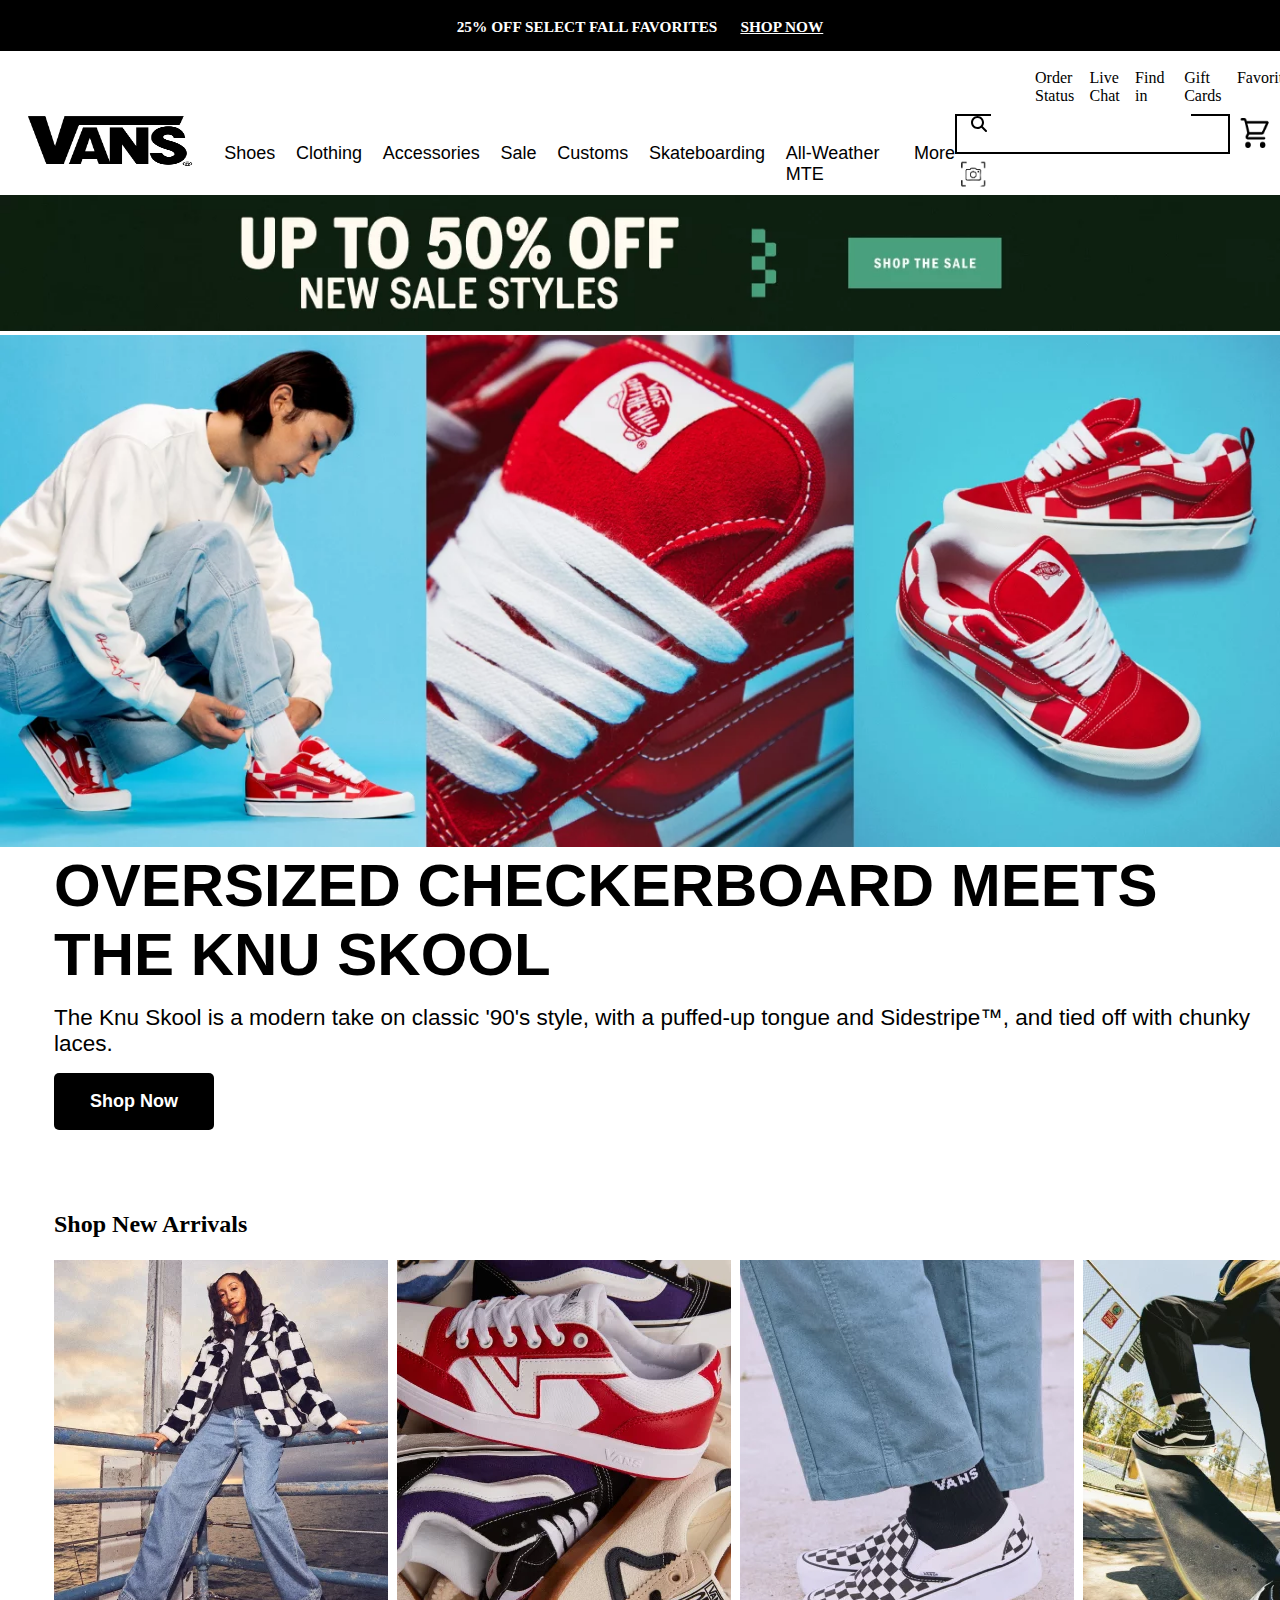
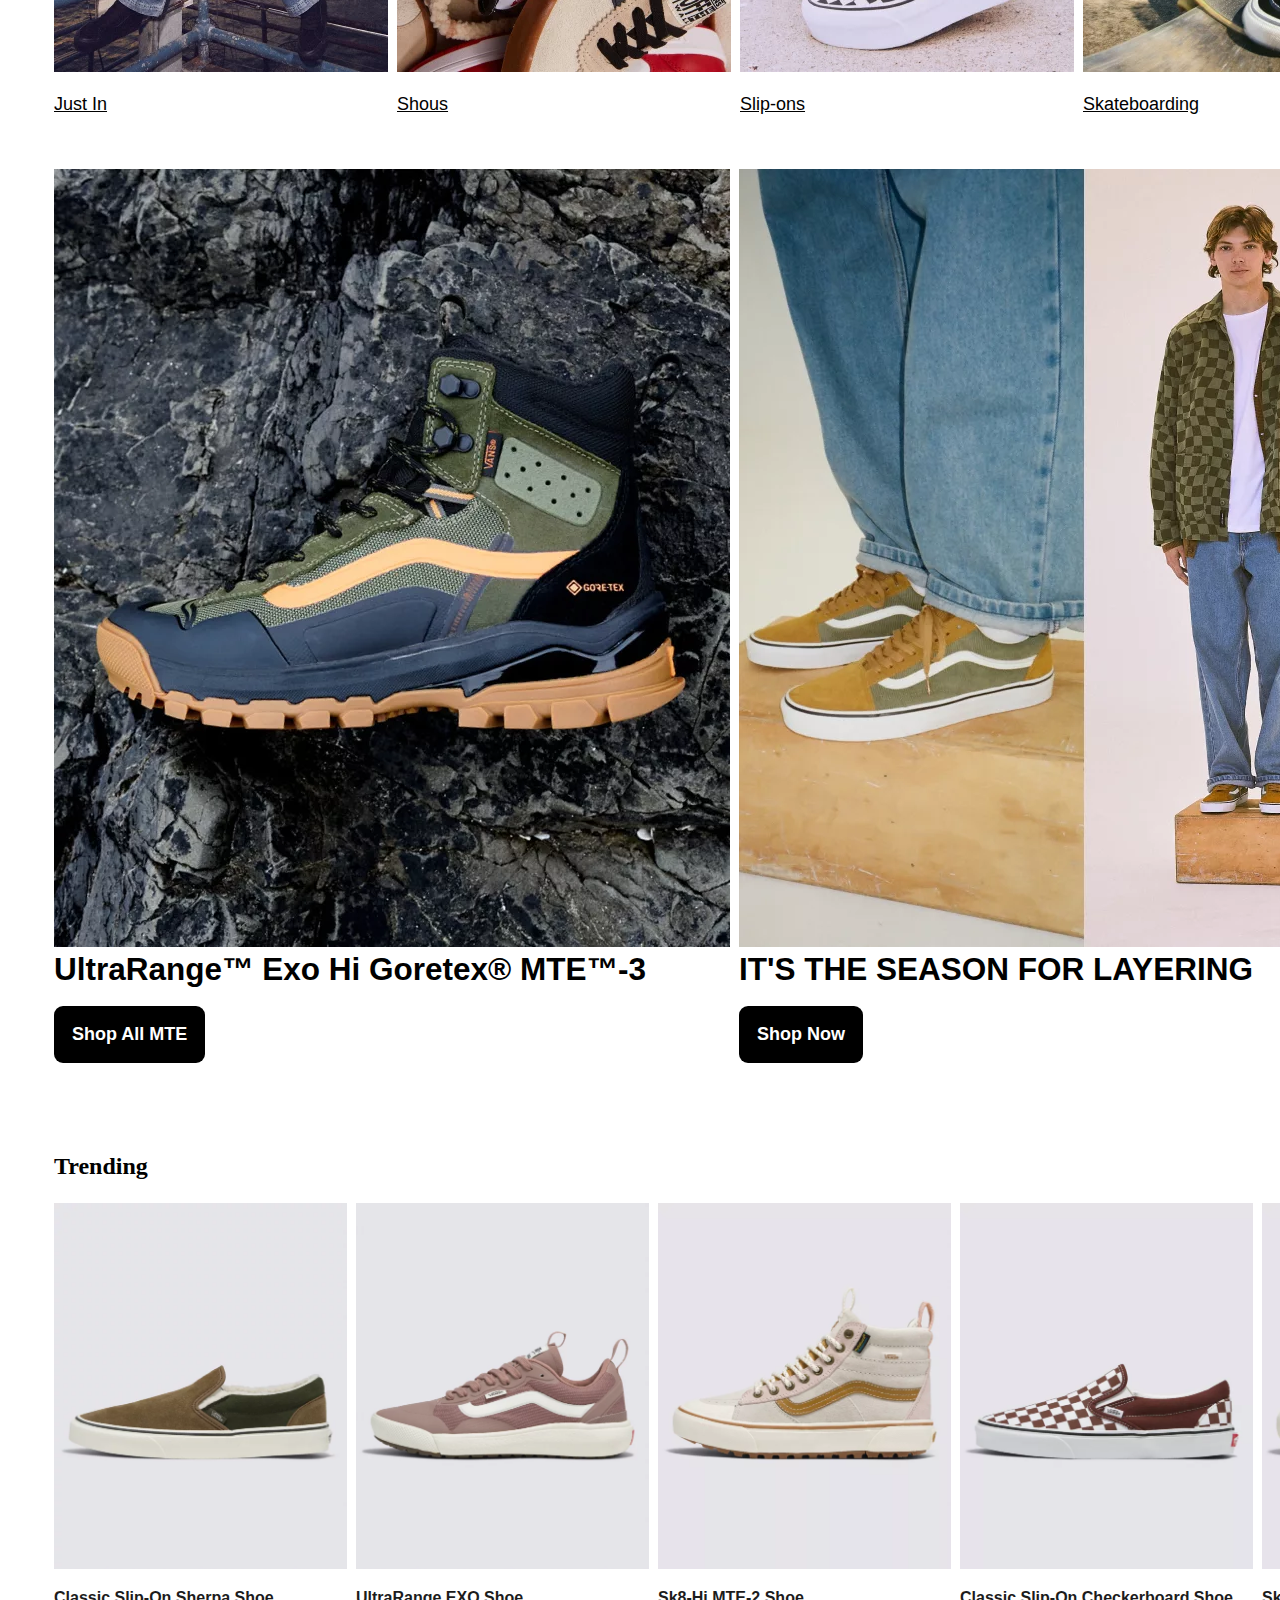
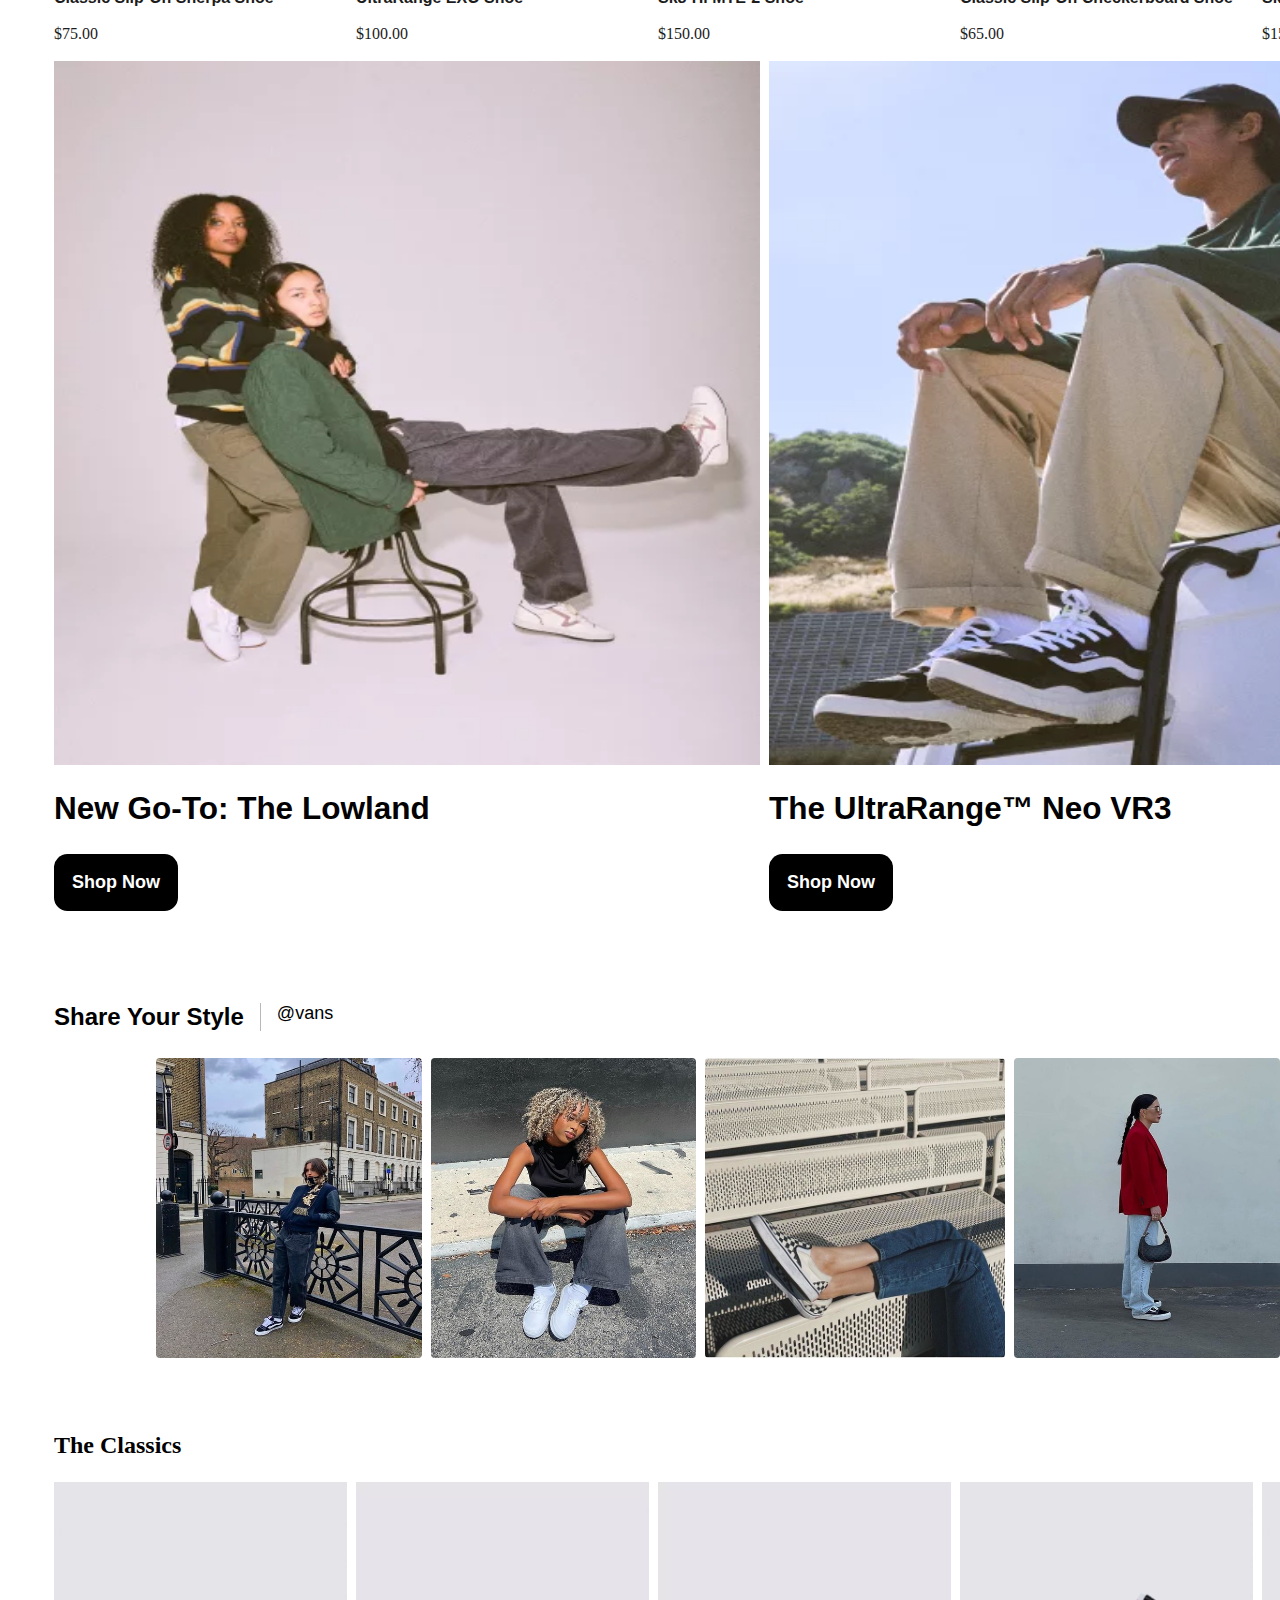
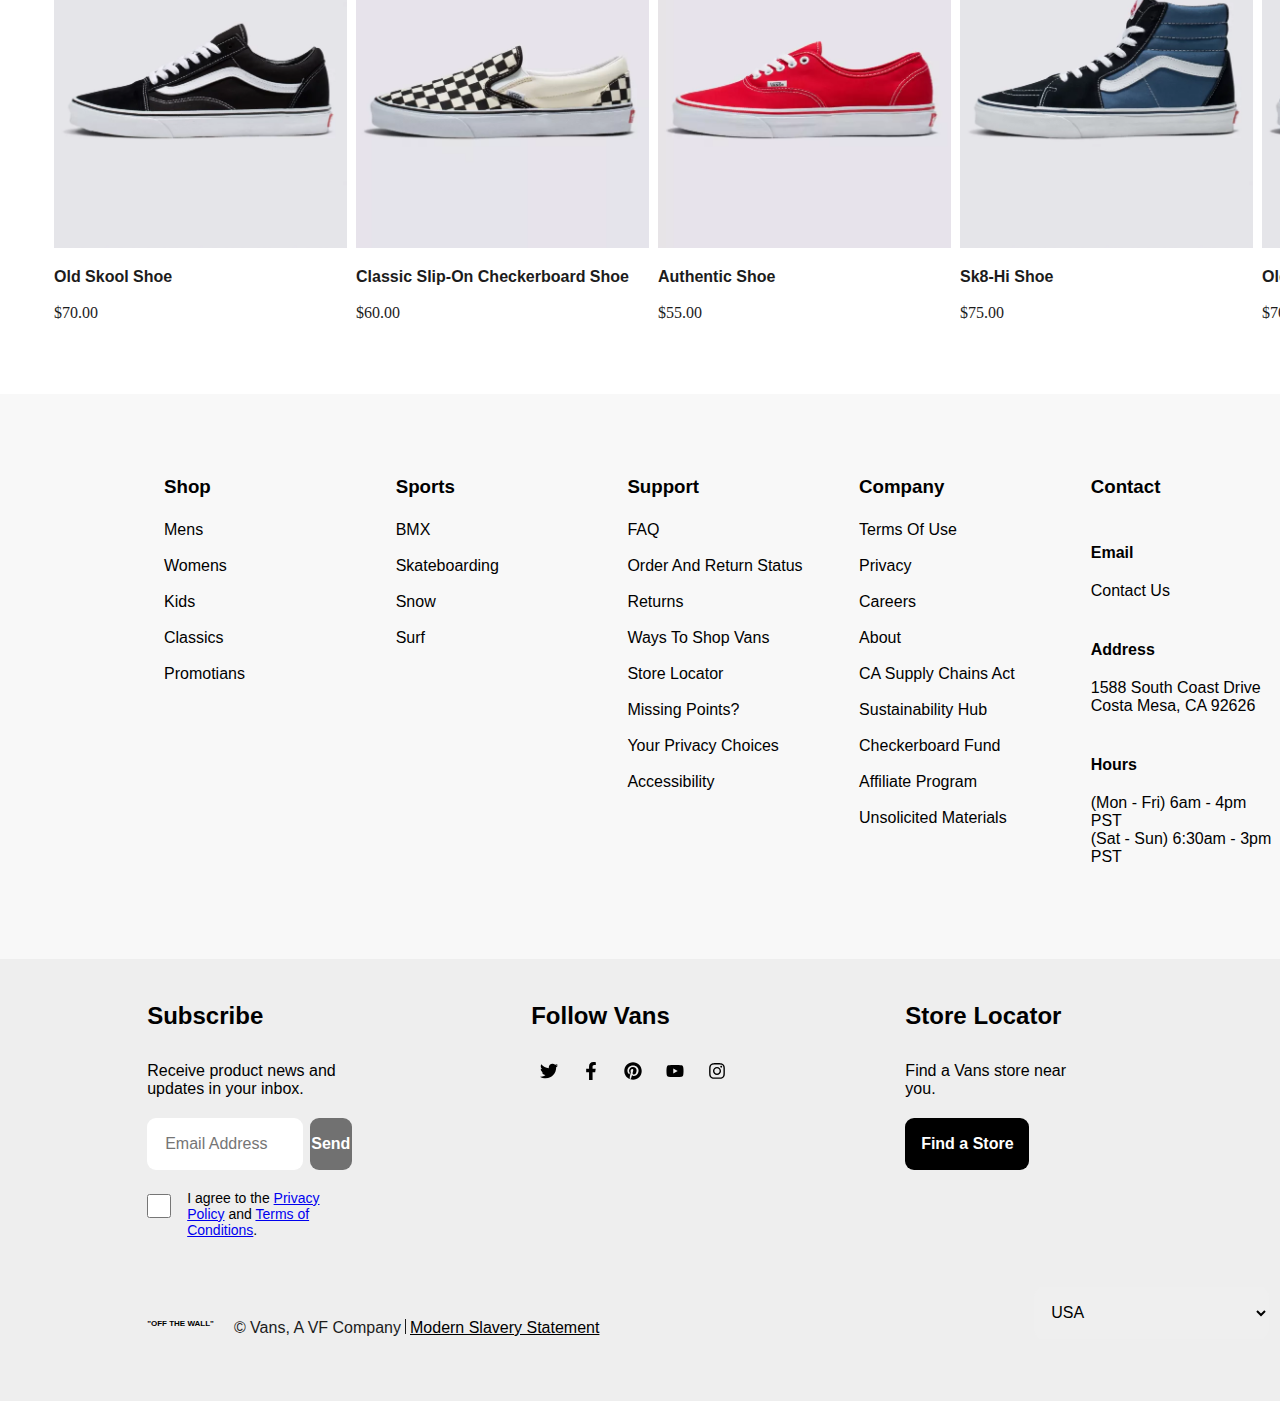
<file: index.html>
<!DOCTYPE html>
<html lang="en">
<head>
    <meta charset="UTF-8">
    <meta name="viewport" content="width=device-width, initial-scale=1.0">
    <title>vans.com clone</title>
    <link rel="stylesheet" href="vans.css">
</head>
<body>
    <div class="main">
        <div class="top-offer">
            <p class="offer-top">25% OFF SELECT FALL FAVORITES 
                <a href="vans.html" style="color: white; margin-left: 1.5vw;">
                    SHOP NOW
                </a>
            </p>
        </div>

        <div class="text-one">
            <p>Order Status </p>
            <p>Live Chat </p>
            <p> Find in Store </p>
            <p> Gift Cards </p>
            <p>Favorites</p>
            <p> Join Vans Family </p>
            <p>  Sign In </p>
        </div>
        <div class="header-main">
            <div class="logo">
                <img src="logo/vans-3-logo-png-transparent.png" alt="">
            </div>
            <div class="text-two">
                <p>Shoes</p>
                <p>Clothing</p>
                <p>Accessories</p>
                <p>Sale</p>
                <p>Customs</p>
                <p>Skateboarding</p>
                <p>All-Weather MTE</p>
                <p>More</p>

            </div>
            <div class="search-bar">
                <div class="scanner">
                    <img src="icone/magnifying-glass-solid.svg" alt="" style="margin-bottom: 1vh; margin-left: 1.5vh;">
                    <input type="text">
                    <img src="icone/Screenshot_2023-11-01_150512-removebg-preview.png" alt="" style="height: 34px; width: 34px;">
                </div>
                <img src="logo/Screenshot 2023-11-01 162059.png" alt="" style="width: 50px; height: 38px;">
            </div>
        </div>

        <div class="ad">
            <img src="photos/HO23_Holiday_Promo_Upto50_DotCom_PencilBanner_1420x150.webp" alt="">
        </div>

        <div class="image-and-captions">
            <div class="image-main">
            <img src="photos/KnuSkoolHomepageBanner_Product.webp">
            </div>
            <div class="capptions">
                <h1 class="ELEMENTS™">OVERSIZED CHECKERBOARD MEETS THE KNU SKOOL</h1>
                
                <p class="specially">The Knu Skool is a modern take on classic '90's style, with a puffed-up tongue and Sidestripe™, and tied off with chunky laces.</p>
                <button class="shop-all">
                    Shop Now
                   </button>
            </div>
        </div>

        <div class="shop-new-arrivels">
            <h2>Shop New Arrivals</h2>
            <div class="section-one" >
                <div class="just-in-container">
                    <img src="photos/just-in.webp" alt="">
                    <div class="aa"><a href="vans.html">Just In</a>
                    </div>
                </div>
                <div class="shoes-container">
                    <img src="photos/shoes.webp" alt="">
                    <div class="aa"><a href="vans.html">Shous</a>
                    </div>
                </div>
                <div class="slip-ons-container">
                    <img src="photos/slip-ons.webp" alt="">
                    <div class="aa"><a href="vans.html">Slip-ons</a>
                    </div>
                </div>
                <div class="skateboarding-contaier">
                    <img src="photos/skateboarding.webp" alt="">
                    <div class="aa"><a href="vans.html">Skateboarding</a>
                    </div>
                </div>
            </div>

            <div class="section-two">
                <div class="the-knu-skool">
                   <img src="photos/HO23_ULTRARANGE_EXO-HI_GORE-TEX_MTE-3_FW_DesktopSecondary_676x778.webp" alt=""> 
                   <div><p>UltraRange™ Exo Hi Goretex® MTE™-3
                </p>
                    <button>Shop All MTE</button>
                   </div>
                </div>
                <div class="the-season">
                    <img src="photos/season.webp" alt="">
                    <div><p>IT'S THE SEASON FOR LAYERING</p>
                        <button>Shop Now</button>
                    </div>
                </div>
            </div>
        </div>

        <div class="trending">
            <h2>Trending</h2>
            <div class="trending-s1">
                <div> 
                    <img src="photos/classic slip-on sharpa shoe.webp" alt="">
                    <div>
                        <p class="product">
                            Classic Slip-On Sherpa Shoe
                        </p>
                        <p class="rate">
                            $75.00
                        </p>
                    </div>
                </div>
                
                <div > 
                    <img src="photos/ultrarange exo shoe.webp" alt="">
                    <div>
                        <p class="product">
                            UltraRange EXO Shoe
                        </p>
                        <p class="rate">
                            $100.00
                        </p>
                    </div>
                </div>

                <div> 
                    <img src="photos/sk8-hi-mte-2 shoe.webp" alt="">
                    <div>
                        <p class="product">
                            Sk8-Hi MTE-2 Shoe
                        </p>
                        <p class="rate">
                            $150.00
                        </p>
                    </div>
                </div>

                <div> 
                    <img src="photos/VN000BVZ_7YO_HERO.webp" alt="">
                    <div>
                        <p class="product">
                            Classic Slip-On Checkerboard Shoe
                        </p>
                        <p class="rate">
                            $65.00
                        </p>
                    </div>
                </div>

                <div> 
                    <img src="photos/VN0009QM_JM9_HERO.webp" alt="">
                    <div>
                        <p class="product">
                            Sk8-Hi MTE-2 Shoe
                        </p>
                        <p class="rate">
                            $155.00
                        </p>
                    </div>
                </div>

                
            </div>
            <div class="trending-s2">
                <div>
                    <img src="photos/the lowland.webp" alt="">
                    <div>
                        <p>New Go-To: The Lowland</p>
                        <button>Shop Now</button>
                    </div>
                </div>
                <div>
                    <img src="photos/neo vr3.webp" alt="">
                    <p>The UltraRange™ Neo VR3</p>
                    <button>Shop Now</button>
                </div>
            </div>
        </div>

        <div class="share-your-style">
           <div class="Share">
            <p class="for-share">
                Share Your Style
            </p>
            <p class="vans">
                @vans
            </p>
        </div> 
            <div class="tagged-picters">
                <img src="photos/first.jpg" alt="">
                <img src="photos/second.jpg" alt="">
                <img src="photos/third.jpg" alt="">
                <img src="photos/four.jpg" alt="">
            </div>
        </div>

        <div class="classics">
        
            <h2>The Classics</h2>
              <div class="picters">
                <div>
                    <img src="photos/old skool shoe.webp" alt="">
                    
                        <p class="product">
                            Old Skool Shoe
                        </p>
                        <p class="rate">
                            $70.00
                        </p>
                </div>
                <div>
                    <img src="photos/classic slip on checkboard shoe.webp" alt="">
                    
                        <p class="product">
                            Classic Slip-On Checkerboard Shoe
                        </p>
                        <p class="rate">
                            $60.00
                        </p>
                </div>
                <div>
                <img src="photos/authentic shoe.webp" alt="">
                
                    <p class="product">
                        Authentic Shoe
                    </p>
                    <p class="rate">
                        $55.00
                    </p>
                </div>
                <div>
                    <img src="photos/sk8 hi shoe.webp" alt="">
                        <p class="product">
                            Sk8-Hi Shoe
                        </p>
                        <p class="rate">
                            $75.00
                        </p>
                </div>
                <div>
                    <img src="photos/last.webp" alt="">
                    
                        <p class="product">
                            Old Skool Shoe
                        </p>
                        <p class="rate">
                            $70.00
                        </p>
                </div>
              </div>
        </div>

        <div class="info">
          
            <div class="sf">
                <h3>Shop</h3>
                <p>Mens</p>
                <p>Womens</p>
                <p>Kids</p>
                <p>Classics</p>
                <p>Promotians</p>
            </div>
            <div class="sm">
                <h3>Sports</h3>
                <p>BMX</p>
                <p>Skateboarding</p>
                <p>Snow</p>
                <p>Surf</p>
            </div>
            <div class="sm">
                <h3>Support</h3>
                <p>FAQ</p>
                <p>Order And Return Status</p>
                <p>Returns</p>
                <p>Ways To Shop Vans</p>
                <p>Store Locator</p>
                <p>Missing Points?</p>
                <p>Your Privacy Choices</p>
                <p>Accessibility</p>
            </div>
            <div class="sm">
                <h3>Company</h3>
                <p>Terms Of Use</p>
                <p>Privacy</p>
                <p>Careers</p>
                <p>About</p>
                <p>CA Supply Chains Act</p>
                <p>Sustainability Hub</p>
                <p>Checkerboard Fund</p>
                <p>Affiliate Program</p>
                <p>Unsolicited Materials</p>
            </div>
            <div class="sl">
                <h3>Contact</h3>
                <div>
                   <h4>Email</h4>
                   <p>Contact Us</p> 
                </div>
                <div>
                   <h4>Address</h4>
                   <p>1588 South Coast Drive <br>Costa Mesa, CA 92626</p> 
                </div>
                <div>
                    <h4>Hours</h4>
                   <p>(Mon - Fri) 6am - 4pm PST <br>(Sat - Sun) 6:30am - 3pm <br> PST</p> 
                </div>
            </div>
        </div>            

            <div class="social-platforms">
                <div class="f1">
                    <div class="subscribe">
                        <h2>
                            Subscribe
                        </h2>
                        <p>
                            Receive product news and updates in your inbox.
                        </p>
                        
                        <div class="Email">
                            <input type="text" placeholder="Email Address">
                            <button>Send</button>
                        </div>
                        <div class="checkbox">
                            <input type="checkbox" >
                            <p style="font-size: 14px;">
                                I agree to the <a href="vans.html">Privacy Policy</a> and <a href="vans.html">Terms of Conditions</a>.
                            </p>
                        </div>

                    </div>
                    <div class="follow-vans">
                        <h2>
                            Follow Vans
                        </h2>
                        <div class="icone">
                            <img src="icone/twitter.svg" alt="">
                            <img src="icone/facebook-f.svg" alt="">
                            <img src="icone/pinterest.svg" alt="">
                            <img src="icone/youtube.svg" alt="">
                            <img src="icone/instagram.svg" alt="">

                        </div>
                    </div>
                    <div class="store-locater">
                        <h2>
                            Store Locator
                        </h2>
                        <p>
                            Find a Vans store near you.
                        </p>
                        <button>Find a Store</button>
                    </div>
                </div>

                <div class="f2">
                    <div class="last-container">
                        <div class="offthewall">
                            "OFF THE WALL"
                        </div>
                        <p>
                            © Vans, A VF Company
                        </p>
                        <a href="vans.html">       
                         Modern Slavery Statement
                        </a>
                    </div>

                    <div>
                        <select>
                            <option value="">USA</option>

                        </select>
                    </div>
                </div>
            </div>
         
    </div>
</body>
</html>
</file>
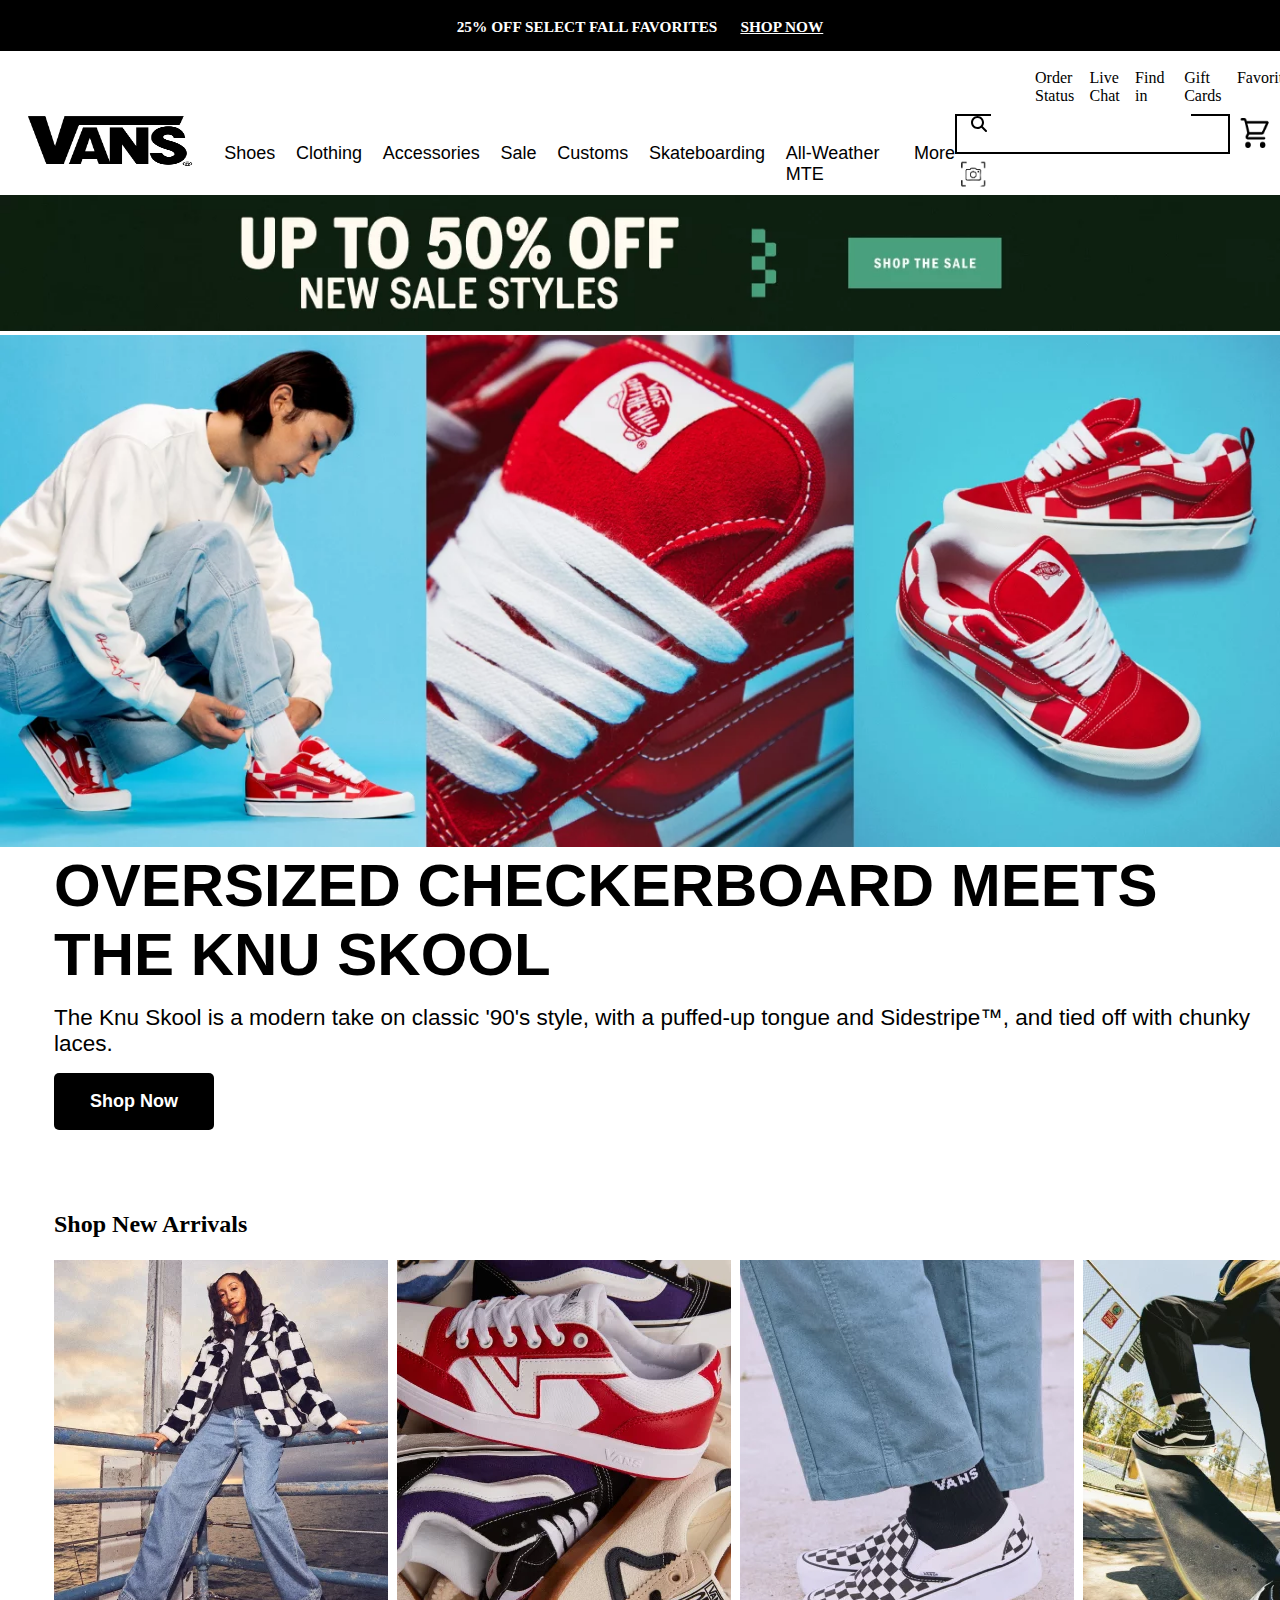
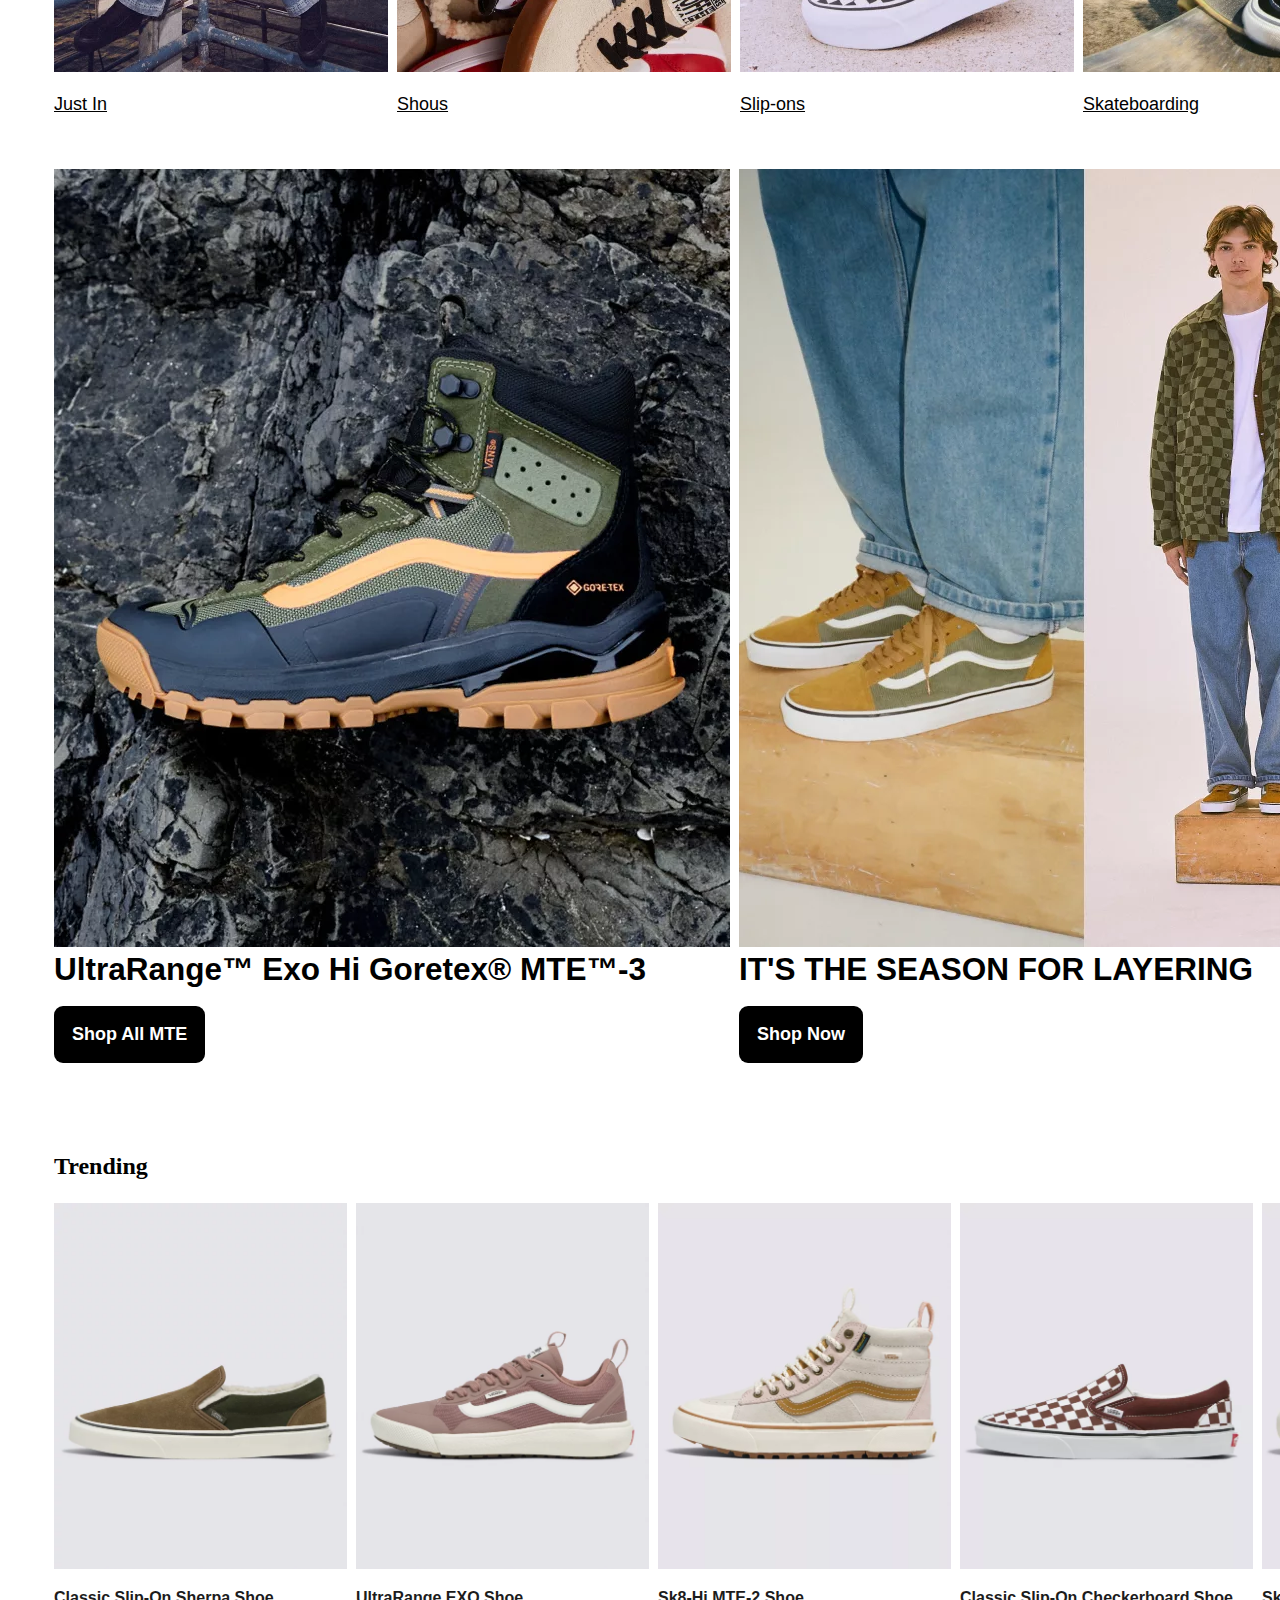
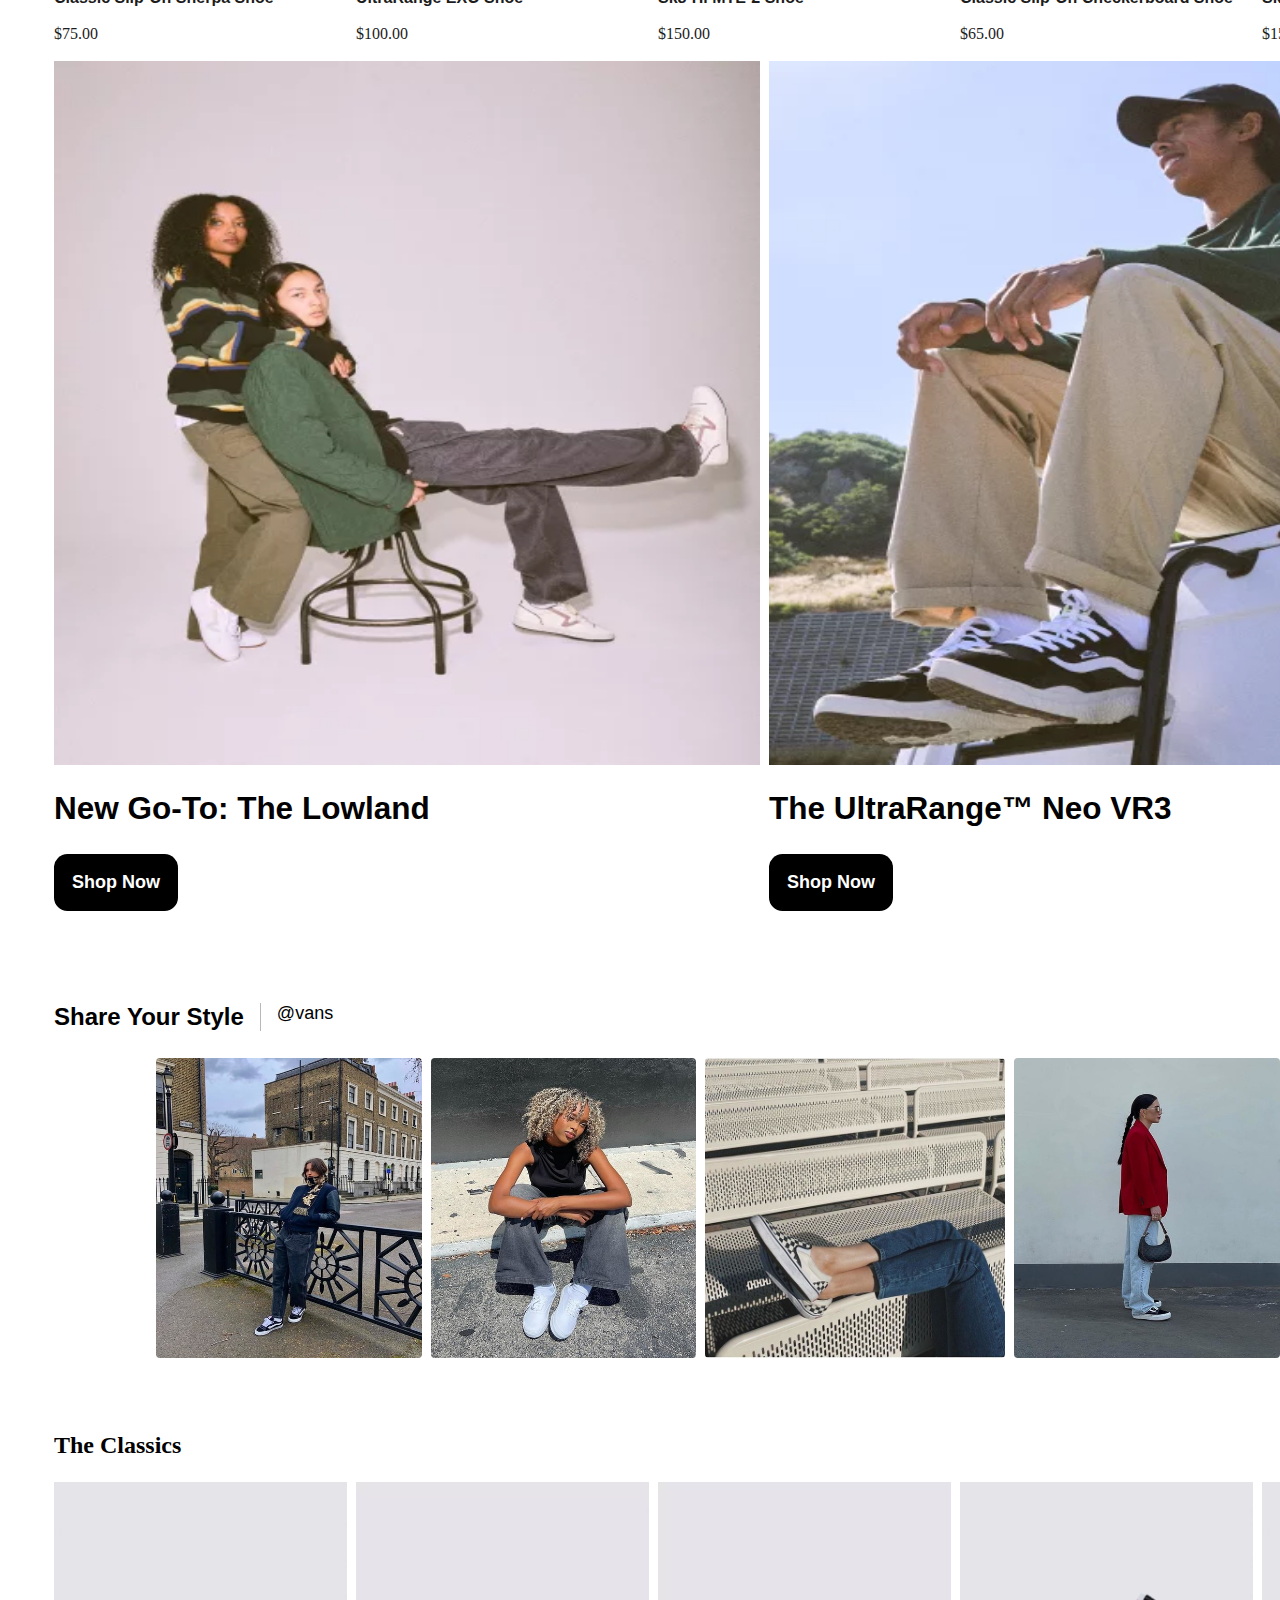
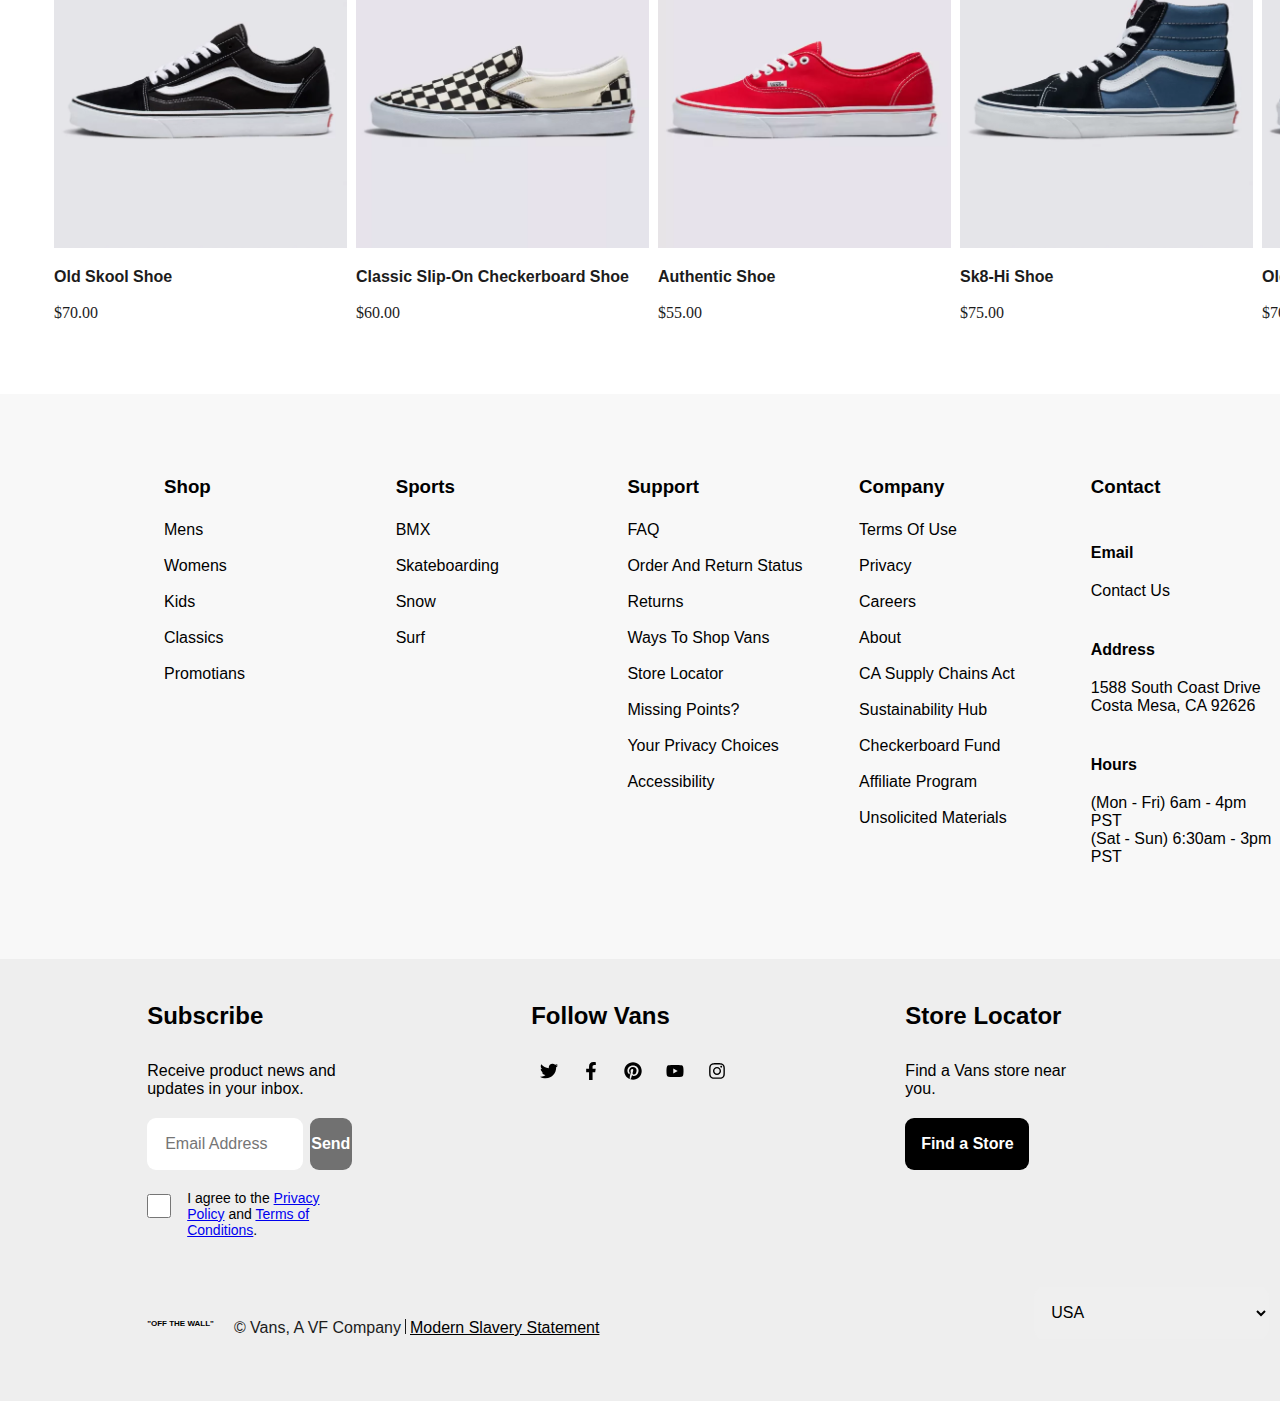
<file: vans.html>
<!DOCTYPE html>
<html lang="en">
<head>
    <meta charset="UTF-8">
    <meta name="viewport" content="width=device-width, initial-scale=1.0">
    <title>vans.com clone</title>
    <link rel="stylesheet" href="vans.css">
</head>
<body>
    <div class="main">
        <div class="top-offer">
            <p class="offer-top">25% OFF SELECT FALL FAVORITES 
                <a href="vans.html" style="color: white; margin-left: 1.5vw;">
                    SHOP NOW
                </a>
            </p>
        </div>

        <div class="text-one">
            <p>Order Status </p>
            <p>Live Chat </p>
            <p> Find in Store </p>
            <p> Gift Cards </p>
            <p>Favorites</p>
            <p> Join Vans Family </p>
            <p>  Sign In </p>
        </div>
        <div class="header-main">
            <div class="logo">
                <img src="logo/vans-3-logo-png-transparent.png" alt="">
            </div>
            <div class="text-two">
                <p>Shoes</p>
                <p>Clothing</p>
                <p>Accessories</p>
                <p>Sale</p>
                <p>Customs</p>
                <p>Skateboarding</p>
                <p>All-Weather MTE</p>
                <p>More</p>

            </div>
            <div class="search-bar">
                <div class="scanner">
                    <img src="icone/magnifying-glass-solid.svg" alt="" style="margin-bottom: 1vh; margin-left: 1.5vh;">
                    <input type="text">
                    <img src="icone/Screenshot_2023-11-01_150512-removebg-preview.png" alt="" style="height: 34px; width: 34px;">
                </div>
                <img src="logo/Screenshot 2023-11-01 162059.png" alt="" style="width: 50px; height: 38px;">
            </div>
        </div>

        <div class="ad">
            <img src="photos/HO23_Holiday_Promo_Upto50_DotCom_PencilBanner_1420x150.webp" alt="">
        </div>

        <div class="image-and-captions">
            <div class="image-main">
            <img src="photos/KnuSkoolHomepageBanner_Product.webp">
            </div>
            <div class="capptions">
                <h1 class="ELEMENTS™">OVERSIZED CHECKERBOARD MEETS THE KNU SKOOL</h1>
                
                <p class="specially">The Knu Skool is a modern take on classic '90's style, with a puffed-up tongue and Sidestripe™, and tied off with chunky laces.</p>
                <button class="shop-all">
                    Shop Now
                   </button>
            </div>
        </div>

        <div class="shop-new-arrivels">
            <h2>Shop New Arrivals</h2>
            <div class="section-one" >
                <div class="just-in-container">
                    <img src="photos/just-in.webp" alt="">
                    <div class="aa"><a href="vans.html">Just In</a>
                    </div>
                </div>
                <div class="shoes-container">
                    <img src="photos/shoes.webp" alt="">
                    <div class="aa"><a href="vans.html">Shous</a>
                    </div>
                </div>
                <div class="slip-ons-container">
                    <img src="photos/slip-ons.webp" alt="">
                    <div class="aa"><a href="vans.html">Slip-ons</a>
                    </div>
                </div>
                <div class="skateboarding-contaier">
                    <img src="photos/skateboarding.webp" alt="">
                    <div class="aa"><a href="vans.html">Skateboarding</a>
                    </div>
                </div>
            </div>

            <div class="section-two">
                <div class="the-knu-skool">
                   <img src="photos/HO23_ULTRARANGE_EXO-HI_GORE-TEX_MTE-3_FW_DesktopSecondary_676x778.webp" alt=""> 
                   <div><p>UltraRange™ Exo Hi Goretex® MTE™-3
                </p>
                    <button>Shop All MTE</button>
                   </div>
                </div>
                <div class="the-season">
                    <img src="photos/season.webp" alt="">
                    <div><p>IT'S THE SEASON FOR LAYERING</p>
                        <button>Shop Now</button>
                    </div>
                </div>
            </div>
        </div>

        <div class="trending">
            <h2>Trending</h2>
            <div class="trending-s1">
                <div> 
                    <img src="photos/classic slip-on sharpa shoe.webp" alt="">
                    <div>
                        <p class="product">
                            Classic Slip-On Sherpa Shoe
                        </p>
                        <p class="rate">
                            $75.00
                        </p>
                    </div>
                </div>
                
                <div > 
                    <img src="photos/ultrarange exo shoe.webp" alt="">
                    <div>
                        <p class="product">
                            UltraRange EXO Shoe
                        </p>
                        <p class="rate">
                            $100.00
                        </p>
                    </div>
                </div>

                <div> 
                    <img src="photos/sk8-hi-mte-2 shoe.webp" alt="">
                    <div>
                        <p class="product">
                            Sk8-Hi MTE-2 Shoe
                        </p>
                        <p class="rate">
                            $150.00
                        </p>
                    </div>
                </div>

                <div> 
                    <img src="photos/VN000BVZ_7YO_HERO.webp" alt="">
                    <div>
                        <p class="product">
                            Classic Slip-On Checkerboard Shoe
                        </p>
                        <p class="rate">
                            $65.00
                        </p>
                    </div>
                </div>

                <div> 
                    <img src="photos/VN0009QM_JM9_HERO.webp" alt="">
                    <div>
                        <p class="product">
                            Sk8-Hi MTE-2 Shoe
                        </p>
                        <p class="rate">
                            $155.00
                        </p>
                    </div>
                </div>

                
            </div>
            <div class="trending-s2">
                <div>
                    <img src="photos/the lowland.webp" alt="">
                    <div>
                        <p>New Go-To: The Lowland</p>
                        <button>Shop Now</button>
                    </div>
                </div>
                <div>
                    <img src="photos/neo vr3.webp" alt="">
                    <p>The UltraRange™ Neo VR3</p>
                    <button>Shop Now</button>
                </div>
            </div>
        </div>

        <div class="share-your-style">
           <div class="Share">
            <p class="for-share">
                Share Your Style
            </p>
            <p class="vans">
                @vans
            </p>
        </div> 
            <div class="tagged-picters">
                <img src="photos/first.jpg" alt="">
                <img src="photos/second.jpg" alt="">
                <img src="photos/third.jpg" alt="">
                <img src="photos/four.jpg" alt="">
            </div>
        </div>

        <div class="classics">
        
            <h2>The Classics</h2>
              <div class="picters">
                <div>
                    <img src="photos/old skool shoe.webp" alt="">
                    
                        <p class="product">
                            Old Skool Shoe
                        </p>
                        <p class="rate">
                            $70.00
                        </p>
                </div>
                <div>
                    <img src="photos/classic slip on checkboard shoe.webp" alt="">
                    
                        <p class="product">
                            Classic Slip-On Checkerboard Shoe
                        </p>
                        <p class="rate">
                            $60.00
                        </p>
                </div>
                <div>
                <img src="photos/authentic shoe.webp" alt="">
                
                    <p class="product">
                        Authentic Shoe
                    </p>
                    <p class="rate">
                        $55.00
                    </p>
                </div>
                <div>
                    <img src="photos/sk8 hi shoe.webp" alt="">
                        <p class="product">
                            Sk8-Hi Shoe
                        </p>
                        <p class="rate">
                            $75.00
                        </p>
                </div>
                <div>
                    <img src="photos/last.webp" alt="">
                    
                        <p class="product">
                            Old Skool Shoe
                        </p>
                        <p class="rate">
                            $70.00
                        </p>
                </div>
              </div>
        </div>

        <div class="info">
          
            <div class="sf">
                <h3>Shop</h3>
                <p>Mens</p>
                <p>Womens</p>
                <p>Kids</p>
                <p>Classics</p>
                <p>Promotians</p>
            </div>
            <div class="sm">
                <h3>Sports</h3>
                <p>BMX</p>
                <p>Skateboarding</p>
                <p>Snow</p>
                <p>Surf</p>
            </div>
            <div class="sm">
                <h3>Support</h3>
                <p>FAQ</p>
                <p>Order And Return Status</p>
                <p>Returns</p>
                <p>Ways To Shop Vans</p>
                <p>Store Locator</p>
                <p>Missing Points?</p>
                <p>Your Privacy Choices</p>
                <p>Accessibility</p>
            </div>
            <div class="sm">
                <h3>Company</h3>
                <p>Terms Of Use</p>
                <p>Privacy</p>
                <p>Careers</p>
                <p>About</p>
                <p>CA Supply Chains Act</p>
                <p>Sustainability Hub</p>
                <p>Checkerboard Fund</p>
                <p>Affiliate Program</p>
                <p>Unsolicited Materials</p>
            </div>
            <div class="sl">
                <h3>Contact</h3>
                <div>
                   <h4>Email</h4>
                   <p>Contact Us</p> 
                </div>
                <div>
                   <h4>Address</h4>
                   <p>1588 South Coast Drive <br>Costa Mesa, CA 92626</p> 
                </div>
                <div>
                    <h4>Hours</h4>
                   <p>(Mon - Fri) 6am - 4pm PST <br>(Sat - Sun) 6:30am - 3pm <br> PST</p> 
                </div>
            </div>
        </div>            

            <div class="social-platforms">
                <div class="f1">
                    <div class="subscribe">
                        <h2>
                            Subscribe
                        </h2>
                        <p>
                            Receive product news and updates in your inbox.
                        </p>
                        
                        <div class="Email">
                            <input type="text" placeholder="Email Address">
                            <button>Send</button>
                        </div>
                        <div class="checkbox">
                            <input type="checkbox" >
                            <p style="font-size: 14px;">
                                I agree to the <a href="vans.html">Privacy Policy</a> and <a href="vans.html">Terms of Conditions</a>.
                            </p>
                        </div>

                    </div>
                    <div class="follow-vans">
                        <h2>
                            Follow Vans
                        </h2>
                        <div class="icone">
                            <img src="icone/twitter.svg" alt="">
                            <img src="icone/facebook-f.svg" alt="">
                            <img src="icone/pinterest.svg" alt="">
                            <img src="icone/youtube.svg" alt="">
                            <img src="icone/instagram.svg" alt="">

                        </div>
                    </div>
                    <div class="store-locater">
                        <h2>
                            Store Locator
                        </h2>
                        <p>
                            Find a Vans store near you.
                        </p>
                        <button>Find a Store</button>
                    </div>
                </div>

                <div class="f2">
                    <div class="last-container">
                        <div class="offthewall">
                            "OFF THE WALL"
                        </div>
                        <p>
                            © Vans, A VF Company
                        </p>
                        <a href="vans.html">       
                         Modern Slavery Statement
                        </a>
                    </div>

                    <div>
                        <select>
                            <option value="">USA</option>

                        </select>
                    </div>
                </div>
            </div>
         
    </div>
</body>
</html>
</file>
<file: vans.css>
@font-face {
    font-family: f;
    src: url();
}
*{
    margin: 0;
    padding: 0;
    box-sizing: border-box;
    border: none;
}
body{
    width: 100%;
    height: 100%;
}
.main{
    overflow-x: hidden;
}
.top-offer{
    width: 100%;
    height: 5.7vh;
    background-color: black;
    
}
.offer-top{
    color: white;
    font-size: 1.7vh;
    text-align: center;
    padding-top: 2vh;
    font-weight: 600;
}
.header-main{
    width: 100%;
    height: 9vh;
    display: flex;
}
.text-one{
    width: 100%;
    height: 9vh;
    display: flex;
    gap: 1.2vw;
    padding-left: 115vh;
    padding-top: 2vh;
    font-size: 300;
    margin-bottom: -2vh;
}
.text-one p:hover{
    cursor: pointer;
}
.logo{
    width: 23vh;
    height: 100%;
}
.logo img{
    width: 20vh;
    height: 9vh;
    margin-left: 20px;
    transform: translateY(-1.5vh);
}
.text-two{
    height: 100%;
    width: 68%;
    display: flex;
    gap: 2.3vh;
    padding-top: 3.2vh;
    padding-left: 2.7vh;
}
.text-two p{
    font-size: 2vh;
    font-family: Arial, Helvetica, sans-serif;
}
.text-two p:hover{
    cursor: pointer;
}
.search-bar{
    width: 27%;
    height: 100%;
    /* background-color: red;  */
    display: flex;
}
.scanner{
    width: 275px;
    height: 40px;
    border-style: solid;
    border-width: 2px;
    border-color: black;
}
.scanner img{
    width: 16px;
    height: 16px;
}
.scanner input{
    width: 200px ;
    height: 36px;
    transform: translateY(-1.5vh);
}
.ad img{
    width: 100vw;
    object-fit: cover;    
}
.ad :hover{
    cursor: pointer;
}
.image-and-captions{
    width: 100%;
    padding-bottom: 2vh;
}
.image-main{
    width: 100vw;
    object-fit: cover;
}
.image-main img{
    width: 100%;
}

.capptions{
    width: 100%;
    height: 30vh;
    padding-left: 6vh;
    margin-top: 0;
}  
.ELEMENTS™{
    font-family: Arial, Helvetica, sans-serif;
    font-size: 60px !important;
    margin-bottom: 1.8vh; 
}
.specially{
    font-family: Arial, Helvetica, sans-serif;
    font-size: 2.5vh;
    margin-bottom: 1.8vh;
}
.shop-all{
    font-family: Arial, Helvetica, sans-serif;
    font-size: 2vh;
    font-weight: 600;
    color: white;
    background: black;
    padding-left: 4vh;
    padding-top: 2vh;
    padding-bottom: 2vh;
    padding-right: 4vh;
    border: none;
    border-radius: 5px;
}
.image-mian img :hover{
    cursor: pointer;
}
.ELEMENTS™:hover{
    cursor: pointer;
}
.specially:hover{
    cursor: pointer;
}
.capptions button:hover{
    cursor: pointer;
}

.shop-new-arrivels{
    padding-left: 6vh;
    padding-bottom: 3vh;
}
.just-in-container  :hover{
    cursor: pointer;
}
.shoes-container  :hover{
    cursor: pointer;
}
.slip-ons-container  :hover{
    cursor: pointer;
}
.skateboarding-container  :hover{
    cursor: pointer;
}
.the-knu-skool :hover{
    cursor: pointer;
}
.the-knu-skool button :hover{
    cursor: pointer;
}
.the-season :hover{
    cursor: pointer;
}
.the-season button :hover{
    cursor: pointer;
}
.section-one{
    display:flex;
    gap: 1vh; 
}
.shop-new-arrivels h2{
    padding-top: 8vh;
    padding-bottom: 2.5vh;
}
.section-one a{
    color: black;
    font-family: Arial, Helvetica, sans-serif;
    font-size: 2vh;
   font-weight: 400;
   
}
.aa{
    padding-top: 2vh;
}

.section-two{
    display: flex;
    gap: 1vh;
    padding-top: 6vh;
    padding-bottom: 5vh;
}
.section-two p{
    font-family: Arial, Helvetica, sans-serif;
    font-weight: 800;
    font-size: 3.5vh;
}
.section-two button{
    margin-top: 2vh;
    background-color: black;
    color: white;
    padding: 2vh;
    font-family: Arial, Helvetica, sans-serif;
    font-size: 2vh;
    font-weight: 600;
    border: none;
    border-radius: 1vh;
}
.trending{
    width: 100%;
    padding-left: 6vh;
    padding-bottom: 3vh;
}
.trending h2{
    padding-top: 2vh;
    padding-bottom: 2.5vh;
}
.trending-s1{
    width: 100vh;
    display: flex;
    gap: 1vh;
}
.trending-s1 :hover{
    cursor: pointer;
}
.trending-s1 img{
    width: 293px;
    height: 366px;
}
.product{
    padding-top: 1.8vh;
    padding-bottom: 2vh;
    font-family: Arial, Helvetica, sans-serif;
    font-weight: 700;
    font-size: 16px;
    color: #1c1c1c;
}
.rate{
    padding-top: 0%;
    padding-bottom: 2vh;
    color: #1c1c1c;
    font-weight: 400;
}
.trending-s2{
    width: 100vh;
    display: flex;
    gap: 1vh;
}
.trending-s2 :hover{
    cursor: pointer;
}
.trending-s2 img{
    width: 706px;
    height: 704px;
}
.trending-s2 p{
    font-family: Arial, Helvetica, sans-serif;
    font-size: 3.5vh;
    font-weight: 700;
    padding-top: 2.4vh;
    padding-bottom: 3vh;
}
.trending-s2 button{
    background-color: black;
    color: white;
    padding: 2vh;
    font-family: Arial, Helvetica, sans-serif;
    font-size: 2vh;
    font-weight: 600;
    border: none;
    border-radius: 1.5vh;
    margin-bottom: 65px;
    margin-top: 0;
}
.share-your-style{
    width: 100%;
    padding-left: 6vh;
}
.Share{
    font-family: Arial, Helvetica, sans-serif;
    display: flex;
}
.for-share{
    border: none;
    border-right-style: solid;
    border-right-color: rgb(184, 184, 184);
    border-right-width: 0.8px;
    padding-right: 16px;
    
    font-size: 24px;
    font-weight: 600;
}
.vans{
    padding-left: 16px;
    font-size: 18px;
}
.share-your-style img{
    width: 300px;
    height: 300px;
    border-radius: 4px;
}
.tagged-picters{
    display: flex;
    gap: 1vh;
    margin-left: 8vw;
    margin-top: 3vh;
    object-fit: cover;
    padding-bottom: 56px;
}
.share-your-style img:hover{
    cursor: pointer;
}
.classics{
    width: 100%;
    padding-left: 6vh;
}
.classics :hover{
    cursor: pointer;
}
.classics h2{
    padding-top: 2vh;
    padding-bottom: 2.5vh;
}
.picters{
   
    width: 100%;
    gap: 1vh;
    display: flex;
    padding-bottom: 6vh;
}
.picters img{
        width: 293px;
        height: 366px;
}
.info{
    width: 100%;
    padding-left: 6vh;
    background-color: #f8f8f8;
    display: flex;
    font-family: Arial, Helvetica, sans-serif;
    padding-bottom: 75px;
}
.sf{
    width: 234px;
    margin-left: 110px;
}
.sm{
    width: 234px;
}
sl{
    width: 234px;
}
.info h3{
    padding-top: 82px;
    padding-bottom: 23px;
}
.info p{
    padding-top: 0;
    padding-bottom: 18px;
}
.info p:hover{
    cursor: pointer;
}
.sl h4{
    padding-top: 23px;
    padding-bottom: 20px;
}

.social-platforms{
    width: 100%;
    background-color: #eee;
}
.f1{
    width: 74vw;
    height: 328px;
    display: flex;
    gap: 14vw;
    margin-left: 11.5vw;
    font-family: Arial, Helvetica, sans-serif;
}
.subscribe{
    width: 16vw;
}
.follow-vans{
    width: 16vw;   
}
.store-locater{
    width: 16vw;
}
.f1 h2{
    padding-top: 4.8vh;
    padding-bottom: 3.5vh;
}
.f1 p{
    font-size: 16px;
    font-weight: 400;
    padding-bottom: 20px;
}
.checkbox{
    display: flex;
    gap: 16px;
    
}
.Email{
    display: flex;
    gap: .5vw;
    padding-bottom: 20px;
}
.Email input{
    height: 52px;
    width: 156px;
    border-radius: 1vh;
    font-size: 16px;
    padding-left: 2vh;
    font-weight: 400;
}
.Email button{
    width: 70px;
    height: 52px;
    border-radius: 1vh;
    font-size: 16px ;
    font-weight: 600;
    color: white;
    background-color: rgb(113, 113, 113);
}
.checkbox input{
    min-height: 1.5rem;
    min-width: 1.5rem;
    border: solid;
    border-color: black;
    border-width: 2px;
    border-radius: 3px;
    transform: translateY(-2vh);
}
.icone{
    display: flex;
    gap: 24px;
    padding-left: 1vh;
}
.follow-vans img{
    height: 18px; ;
    width: 18px;
}
.store-locater button{
    width: 124px;
    height: 52px;
    border-radius: 1vh;
    font-size: 16px;
    font-weight: 600;
    color: white;
    background-color: black;
}
.f2{
    margin-left: 11.5vw;
    display: flex;
    gap: 435px;
    padding-bottom: 62px;
}
.last-container{
    display: flex;
    font-family: Arial, Helvetica, sans-serif;
    margin-top: 32px;
}
.offthewall{
    font-weight: 700;
    font-size: 8px;
    margin-right: 20px;
}
.last-container p{
    padding-right: 4px;
    border-right: 1px;
    border-right-style: solid;
    border-right-width: 1px;
    color: #1c1c1c;
    height: 15px;
}
.last-container a{
    padding-left: 4px;
    color: black;
}
.f2 select{
    width: 235px;
    height: 52px;
    border-radius: 1vh;
    padding-left: 1vw;
    font-size: 16px;
}
</file>
